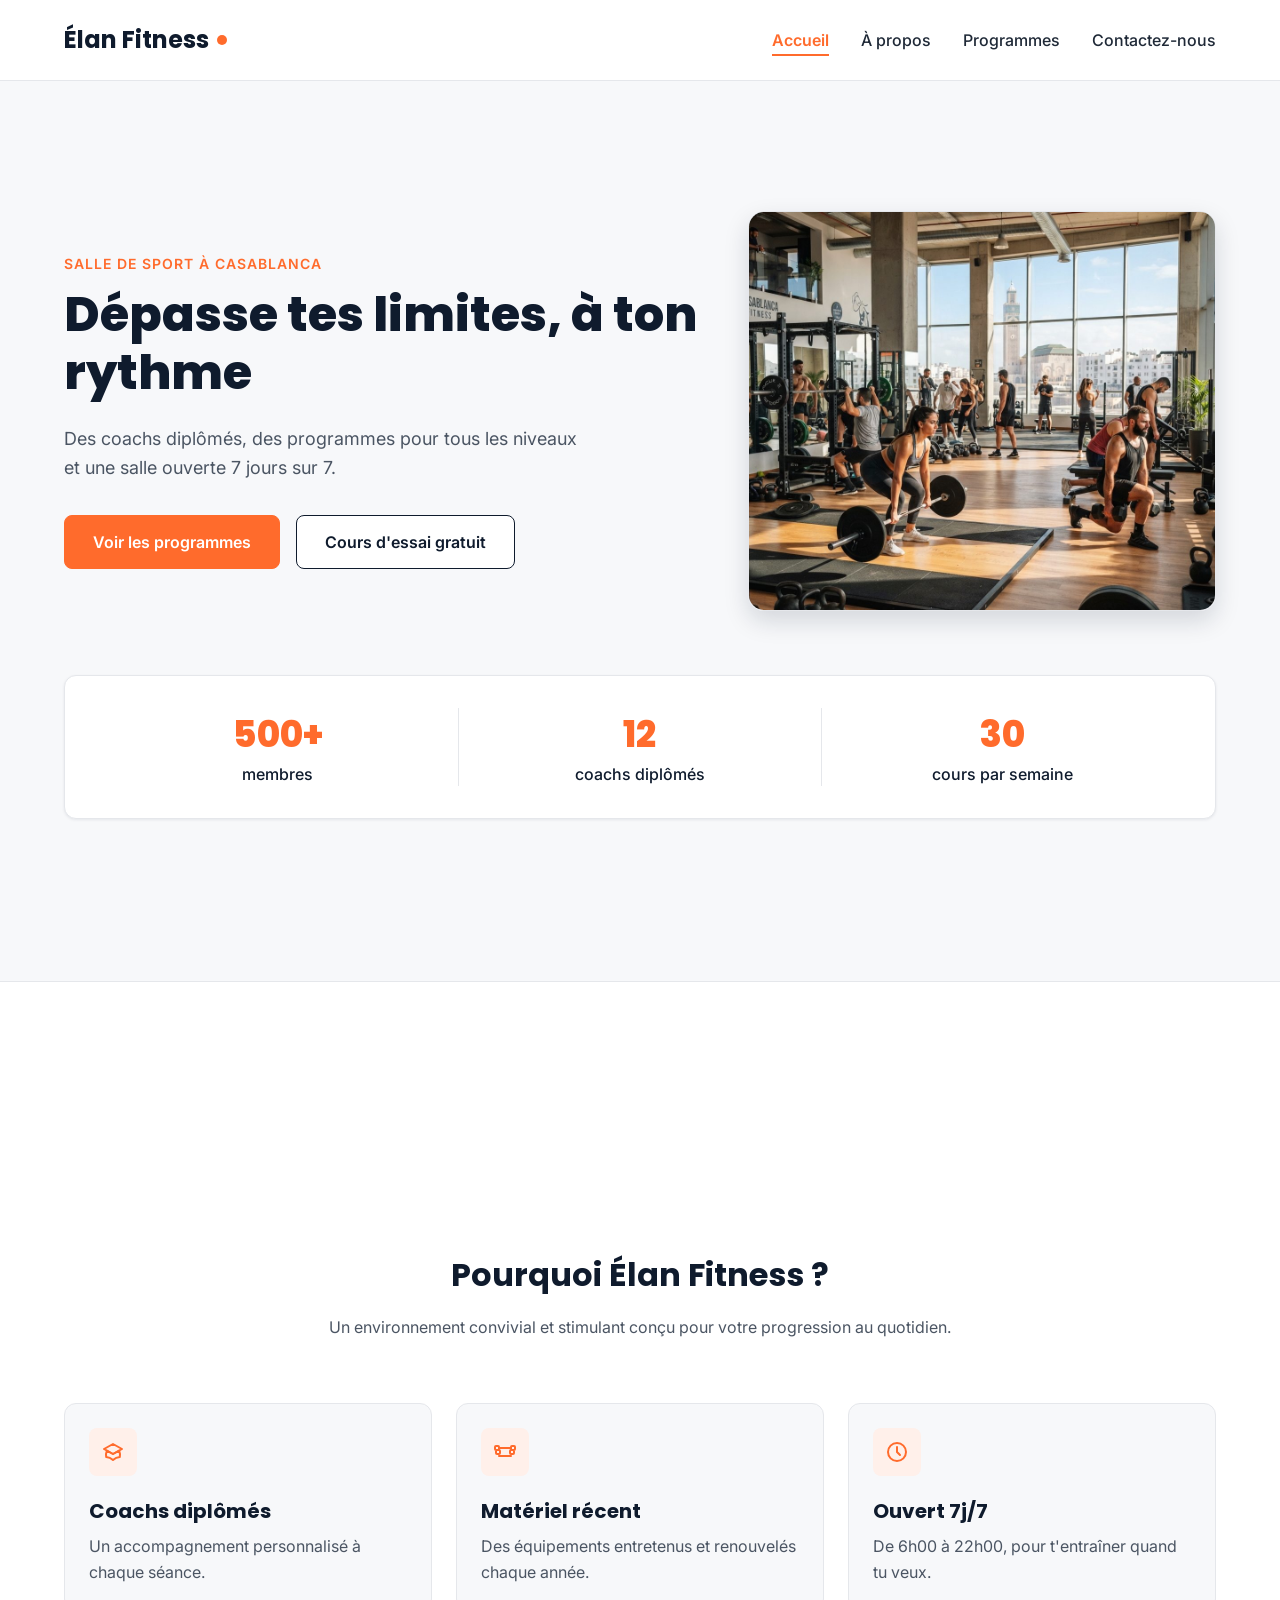
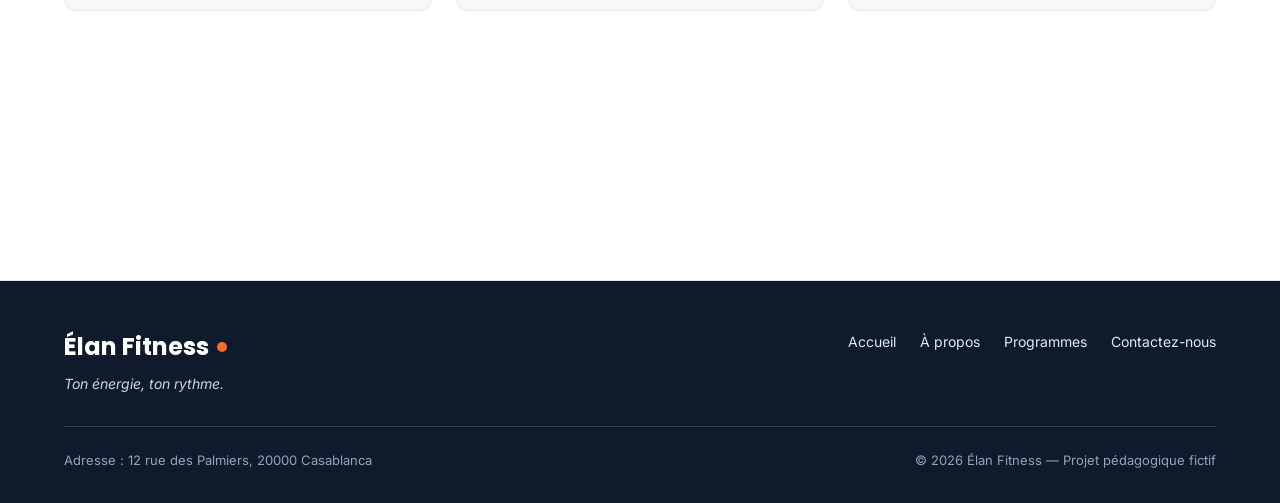
<file: index.html>
<!DOCTYPE html>
<html lang="fr">
<head>
  <meta charset="UTF-8">
  <meta name="viewport" content="width=device-width, initial-scale=1">
  <meta name="description" content="Élan Fitness, salle de sport à Casablanca : musculation, yoga, cardio et boxe fitness avec des coachs diplômés. Réservez votre cours d'essai gratuit.">
  <title>Élan Fitness | Salle de sport à Casablanca</title>

  <link rel="preconnect" href="https://fonts.googleapis.com">
  <link rel="preconnect" href="https://fonts.gstatic.com" crossorigin>
  <link href="https://fonts.googleapis.com/css2?family=Inter:wght@400;500;600&family=Poppins:wght@600;700;800&display=swap" rel="stylesheet">

  <link rel="stylesheet" href="style.css">
</head>

<body>

  <header class="en-tete">
    <div class="conteneur en-tete-contenu">
      <a href="#accueil" class="logo">Élan Fitness</a>

      <nav aria-label="Navigation principale">
        <ul class="menu">
          <li><a href="index.html" class="lien-actif">Accueil</a></li>
          <li><a href="about.html">À propos</a></li>
          <li><a href="programmes.html">Programmes</a></li>
          <li><a href="contact.html">Contactez-nous</a></li>
        </ul>
      </nav>
    </div>
  </header>

  <main>

    <section id="accueil" class="hero">
      <div class="conteneur">

        <div class="hero-contenu">
          <div class="hero-texte">
            <p class="sur-titre">Salle de sport à Casablanca</p>
            <h1>Dépasse tes limites, à ton rythme</h1>
            <p class="hero-description">
              Des coachs diplômés, des programmes pour tous les niveaux et une salle ouverte 7 jours sur 7.
            </p>
            <div class="boutons">
              <a href="#programmes" class="bouton bouton-principal">Voir les programmes</a>
              <a href="#contact" class="bouton bouton-secondaire">Cours d'essai gratuit</a>
            </div>
          </div>

          <img class="hero-image" src="img/hero.jpg" alt="Des personnes s'entraînent dans une salle de sport lumineuse à Casablanca">
        </div>

        <div class="chiffres">
          <div class="chiffre">
            <p class="chiffre-nombre">500+</p>
            <p>membres</p>
          </div>
          <div class="chiffre">
            <p class="chiffre-nombre">12</p>
            <p>coachs diplômés</p>
          </div>
          <div class="chiffre">
            <p class="chiffre-nombre">30</p>
            <p>cours par semaine</p>
          </div>
        </div>

      </div>
    </section>

    <section class="section section-blanche">
      <div class="conteneur">

        <div class="section-titre">
          <h2>Pourquoi Élan Fitness ?</h2>
          <p>Un environnement convivial et stimulant conçu pour votre progression au quotidien.</p>
        </div>

        <div class="cartes">
          <article class="carte carte-avantage">
            <div class="icone"><img src="img/icone-coach.svg" alt=""></div>
            <h3>Coachs diplômés</h3>
            <p>Un accompagnement personnalisé à chaque séance.</p>
          </article>

          <article class="carte carte-avantage">
            <div class="icone"><img src="img/icone-materiel.svg" alt=""></div>
            <h3>Matériel récent</h3>
            <p>Des équipements entretenus et renouvelés chaque année.</p>
          </article>

          <article class="carte carte-avantage">
            <div class="icone"><img src="img/icone-horloge.svg" alt=""></div>
            <h3>Ouvert 7j/7</h3>
            <p>De 6h00 à 22h00, pour t'entraîner quand tu veux.</p>
          </article>
        </div>

      </div>
    </section>
  </main>

  <footer class="pied-de-page">
    <div class="conteneur">

      <div class="pied-haut">
        <div>
          <p class="logo logo-clair">Élan Fitness</p>
          <p class="slogan">Ton énergie, ton rythme.</p>
        </div>

        <nav aria-label="Navigation du pied de page">
          <ul class="menu menu-pied">
            <li><a href="index.html">Accueil</a></li>
            <li><a href="about.html">À propos</a></li>
            <li><a href="programmes.html">Programmes</a></li>
            <li><a href="contact.html">Contactez-nous</a></li>
          </ul>
        </nav>
      </div>

      <div class="pied-bas">
        <p>Adresse : 12 rue des Palmiers, 20000 Casablanca</p>
        <p>&copy; 2026 Élan Fitness — Projet pédagogique fictif</p>
      </div>

    </div>
  </footer>

</body>
</html>
</file>
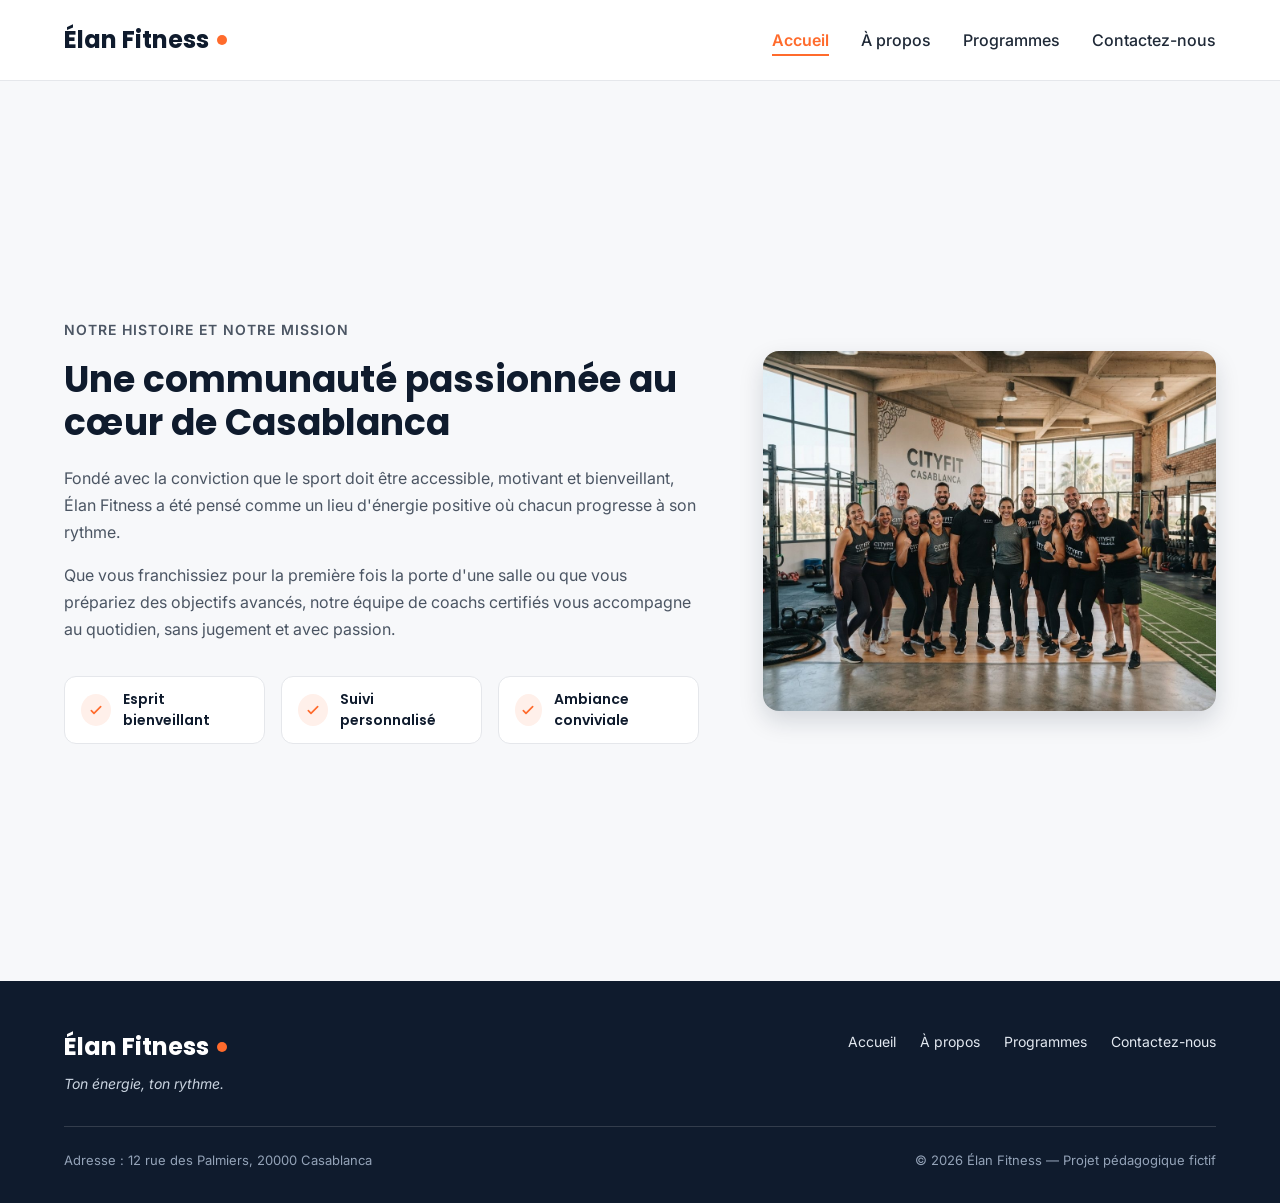
<file: about.html>
<!DOCTYPE html>
<html lang="fr">

<head>
    <meta charset="UTF-8">
    <meta name="viewport" content="width=device-width, initial-scale=1">
    <meta name="description"
        content="Élan Fitness, salle de sport à Casablanca : musculation, yoga, cardio et boxe fitness avec des coachs diplômés. Réservez votre cours d'essai gratuit.">
    <title>Élan Fitness | Salle de sport à Casablanca</title>

    <link rel="preconnect" href="https://fonts.googleapis.com">
    <link rel="preconnect" href="https://fonts.gstatic.com" crossorigin>
    <link
        href="https://fonts.googleapis.com/css2?family=Inter:wght@400;500;600&family=Poppins:wght@600;700;800&display=swap"
        rel="stylesheet">

    <link rel="stylesheet" href="style.css">
</head>

<body>

    <header class="en-tete">
        <div class="conteneur en-tete-contenu">
            <a href="index.html" class="logo">Élan Fitness</a>

            <nav aria-label="Navigation principale">
                <ul class="menu">
                    <li><a href="index.html" class="lien-actif">Accueil</a></li>
                    <li><a href="about.html">À propos</a></li>
                    <li><a href="programmes.html">Programmes</a></li>
                    <li><a href="contact.html">Contactez-nous</a></li>
                </ul>
            </nav>
        </div>
    </header>

    <main>

    <section id="a-propos" class="section">
        <div class="conteneur apropos-contenu">
    
            <div class="apropos-texte">
                <p class="sur-titre">Notre histoire et notre mission</p>
                <h2>Une communauté passionnée au cœur de Casablanca</h2>
                <p>
                    Fondé avec la conviction que le sport doit être accessible, motivant et bienveillant,
                    Élan Fitness a été pensé comme un lieu d'énergie positive où chacun progresse à son rythme.
                </p>
                <p>
                    Que vous franchissiez pour la première fois la porte d'une salle ou que vous prépariez des
                    objectifs avancés, notre équipe de coachs certifiés vous accompagne au quotidien, sans
                    jugement et avec passion.
                </p>
    
                <ul class="valeurs">
                    <li class="valeur">
                        <div class="icone icone-petite"><img src="img/icone-check.svg" alt=""></div>
                        <span>Esprit bienveillant</span>
                    </li>
                    <li class="valeur">
                        <div class="icone icone-petite"><img src="img/icone-check.svg" alt=""></div>
                        <span>Suivi personnalisé</span>
                    </li>
                    <li class="valeur">
                        <div class="icone icone-petite"><img src="img/icone-check.svg" alt=""></div>
                        <span>Ambiance conviviale</span>
                    </li>
                </ul>
            </div>
    
            <img class="apropos-image" src="img/equipe.jpg" alt="L'équipe de coachs d'Élan Fitness réunie dans la salle">
    
        </div>
    </section>


    </main>

    <footer class="pied-de-page">
        <div class="conteneur">
            <div class="pied-haut">
                <div>
                    <p class="logo logo-clair">Élan Fitness</p>
                    <p class="slogan">Ton énergie, ton rythme.</p>
                </div>

                <nav aria-label="Navigation du pied de page">
                    <ul class="menu menu-pied">
                        <li><a href="index.html">Accueil</a></li>
                        <li><a href="about.html">À propos</a></li>
                        <li><a href="programmes.html">Programmes</a></li>
                        <li><a href="contact.html">Contactez-nous</a></li>
                    </ul>
                </nav>
            </div>

            <div class="pied-bas">
                <p>Adresse : 12 rue des Palmiers, 20000 Casablanca</p>
                <p>&copy; 2026 Élan Fitness — Projet pédagogique fictif</p>
            </div>
        </div>
    </footer>

</body>

</html>
</file>
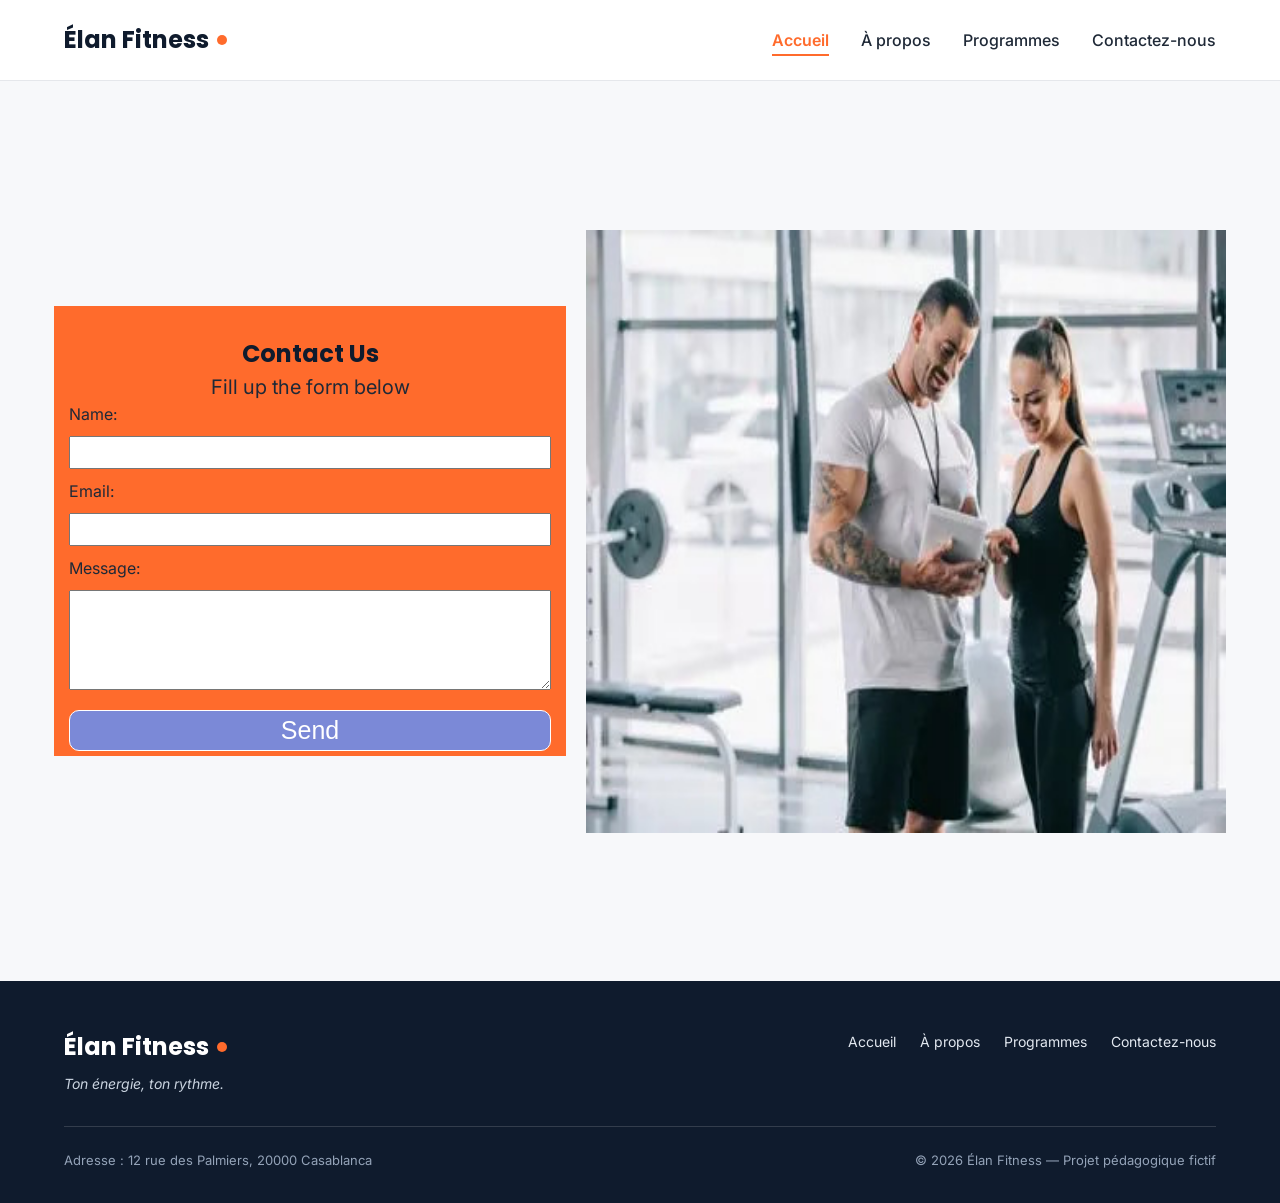
<file: contact.html>
<!DOCTYPE html>
<html lang="fr">

<head>
    <meta charset="UTF-8">
    <meta name="viewport" content="width=device-width, initial-scale=1">
    <meta name="description"
        content="Élan Fitness, salle de sport à Casablanca : musculation, yoga, cardio et boxe fitness avec des coachs diplômés. Réservez votre cours d'essai gratuit.">
    <title>Élan Fitness | Salle de sport à Casablanca</title>

    <link rel="preconnect" href="https://fonts.googleapis.com">
    <link rel="preconnect" href="https://fonts.gstatic.com" crossorigin>
    <link
        href="https://fonts.googleapis.com/css2?family=Inter:wght@400;500;600&family=Poppins:wght@600;700;800&display=swap"
        rel="stylesheet">

    <link rel="stylesheet" href="style.css">
</head>
<body>
    <header class="en-tete">
        <div class="conteneur en-tete-contenu">
            <a href="#accueil" class="logo">Élan Fitness</a>
    
            <nav aria-label="Navigation principale">
                <ul class="menu">
                    <li><a href="index.html" class="lien-actif">Accueil</a></li>
                    <li><a href="about.html">À propos</a></li>
                    <li><a href="programmes.html">Programmes</a></li>
                    <li><a href="contact.html">Contactez-nous</a></li>
                </ul>
            </nav>
        </div>
    </header>

<main>
    <section>
        <div class="form">
            <h1>Contact Us</h1>
            <p>Fill up the form below</p>
            <form>
                <label>Name:</label>
                <input type="text" required> 

                <label >Email:</label>
                <input type="email" required>
            
                <label >Message:</label>
                <textarea ></textarea> 
            
                <button type="submit">Send</button>
            </form>
        </div>
        <img src="img/personal-trainer-2.jpg" alt="the image">
    </section> 
</main>

    <footer class="pied-de-page">
        <div class="conteneur">
    
            <div class="pied-haut">
                <div>
                    <p class="logo logo-clair">Élan Fitness</p>
                    <p class="slogan">Ton énergie, ton rythme.</p>
                </div>
    
                <nav aria-label="Navigation du pied de page">
                    <ul class="menu menu-pied">
                        <li><a href="index.html">Accueil</a></li>
                        <li><a href="about.html">À propos</a></li>
                        <li><a href="programmes.html">Programmes</a></li>
                        <li><a href="contact.html">Contactez-nous</a></li>
                    </ul>
                </nav>
            </div>
    
            <div class="pied-bas">
                <p>Adresse : 12 rue des Palmiers, 20000 Casablanca</p>
                <p>&copy; 2026 Élan Fitness — Projet pédagogique fictif</p>
            </div>
    
        </div>
    </footer>
</body>
</file>
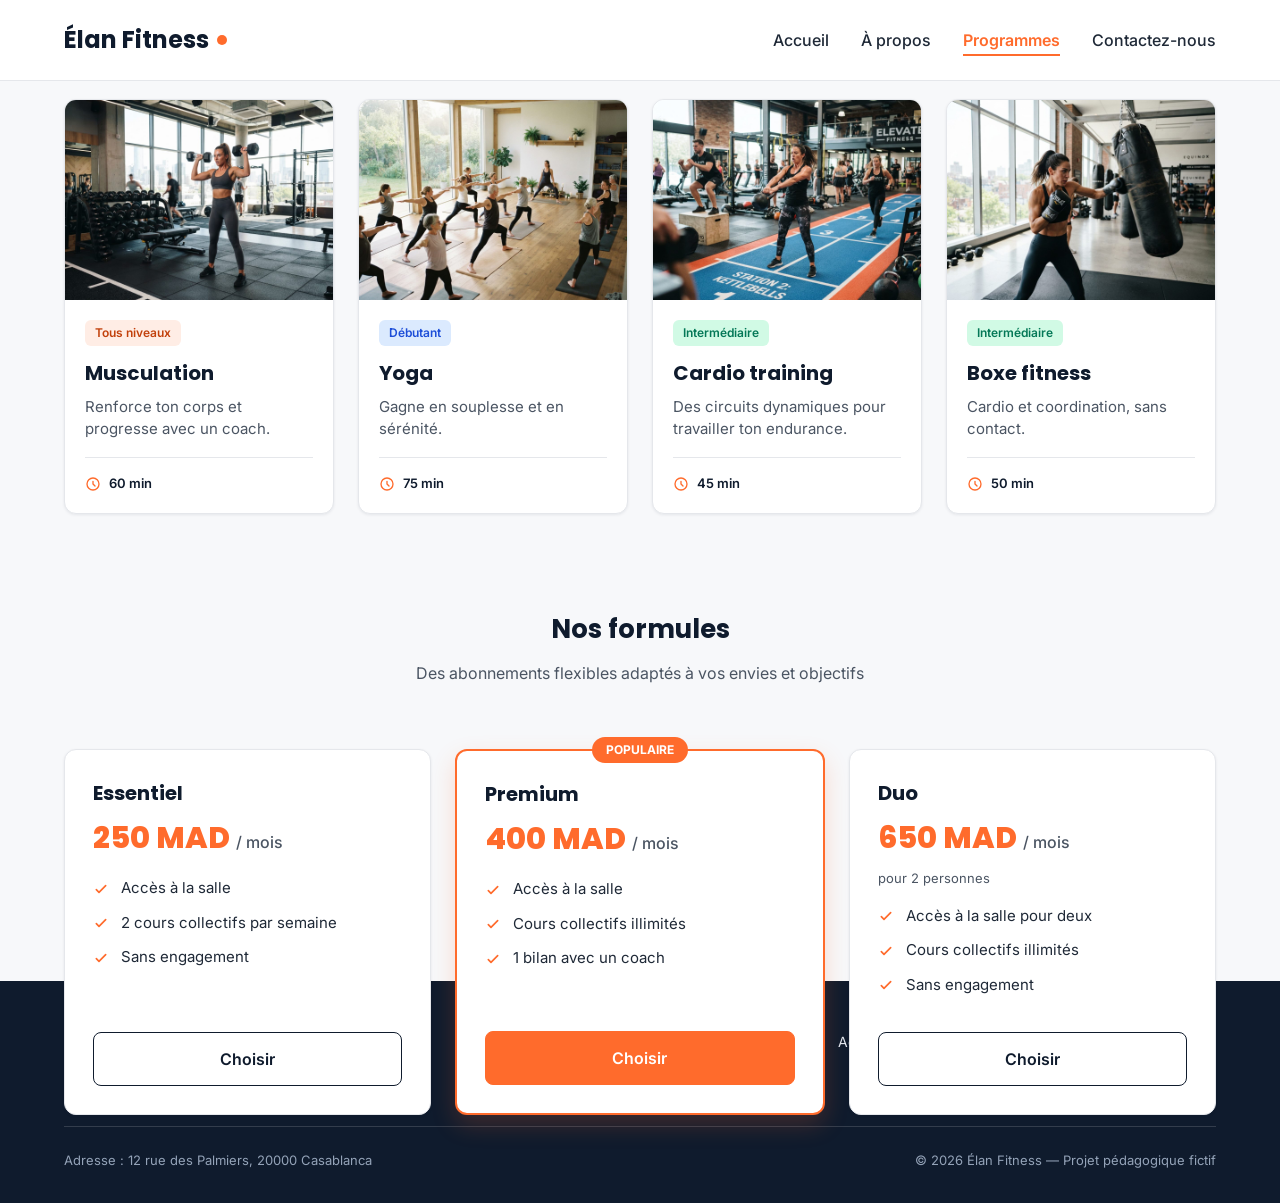
<file: programmes.html>
<!DOCTYPE html>
<html lang="fr">

<head>
    <meta charset="UTF-8">
    <meta name="viewport" content="width=device-width, initial-scale=1">
    <meta name="description"
        content="Élan Fitness, salle de sport à Casablanca : musculation, yoga, cardio et boxe fitness avec des coachs diplômés. Réservez votre cours d'essai gratuit.">
    <title>Élan Fitness | Salle de sport à Casablanca</title>

    <link rel="preconnect" href="https://fonts.googleapis.com">
    <link rel="preconnect" href="https://fonts.gstatic.com" crossorigin>
    <link
        href="https://fonts.googleapis.com/css2?family=Inter:wght@400;500;600&family=Poppins:wght@600;700;800&display=swap"
        rel="stylesheet">

    <link rel="stylesheet" href="style.css">
</head>

<body>

    <header class="en-tete">
        <div class="conteneur en-tete-contenu">
            <a href="index.html" class="logo">Élan Fitness</a>

            <nav aria-label="Navigation principale">
                <ul class="menu">
                    <li><a href="index.html">Accueil</a></li>
                    <li><a href="about.html">À propos</a></li>
                    <li><a href="programmes.html" class="lien-actif">Programmes</a></li>
                    <li><a href="contact.html">Contactez-nous</a></li>
                </ul>
            </nav>
        </div>
    </header>

    <main>

    <section id="programmes" class="section">
        <div class="conteneur">
    
            <div class="section-titre">
                <h2>Nos programmes</h2>
                <p>Un programme pour chaque objectif</p>
            </div>
    
            <div class="cartes">
    
                <article class="carte carte-programme">
                    <img src="img/musculation.jpg" alt="Une sportive soulève des haltères dans l'espace musculation">
                    <div class="programme-corps">
                        <span class="etiquette etiquette-orange">Tous niveaux</span>
                        <h3>Musculation</h3>
                        <p>Renforce ton corps et progresse avec un coach.</p>
                        <p class="duree"><img src="img/icone-duree.svg" alt="">60 min</p>
                    </div>
                </article>
    
                <article class="carte carte-programme">
                    <img src="img/yoga.jpg" alt="Un groupe pratique le yoga sur des tapis dans une salle lumineuse">
                    <div class="programme-corps">
                        <span class="etiquette etiquette-bleue">Débutant</span>
                        <h3>Yoga</h3>
                        <p>Gagne en souplesse et en sérénité.</p>
                        <p class="duree"><img src="img/icone-duree.svg" alt="">75 min</p>
                    </div>
                </article>
    
                <article class="carte carte-programme">
                    <img src="img/cardio.jpg" alt="Des sportifs suivent un circuit de cardio training avec des kettlebells">
                    <div class="programme-corps">
                        <span class="etiquette etiquette-verte">Intermédiaire</span>
                        <h3>Cardio training</h3>
                        <p>Des circuits dynamiques pour travailler ton endurance.</p>
                        <p class="duree"><img src="img/icone-duree.svg" alt="">45 min</p>
                    </div>
                </article>
    
                <article class="carte carte-programme">
                    <img src="img/boxe.jpg" alt="Une sportive frappe un sac de frappe pendant un cours de boxe fitness">
                    <div class="programme-corps">
                        <span class="etiquette etiquette-verte">Intermédiaire</span>
                        <h3>Boxe fitness</h3>
                        <p>Cardio et coordination, sans contact.</p>
                        <p class="duree"><img src="img/icone-duree.svg" alt="">50 min</p>
                    </div>
                </article>
    
            </div>
    
            <div class="formules">
    
                <div class="section-titre">
                    <h3>Nos formules</h3>
                    <p>Des abonnements flexibles adaptés à vos envies et objectifs</p>
                </div>
    
                <div class="cartes">
    
                    <article class="carte formule">
                        <h4>Essentiel</h4>
                        <p class="prix">250 MAD <span>/ mois</span></p>
                        <ul class="formule-liste">
                            <li>Accès à la salle</li>
                            <li>2 cours collectifs par semaine</li>
                            <li>Sans engagement</li>
                        </ul>
                        <a href="#contact" class="bouton bouton-secondaire">Choisir</a>
                    </article>
    
                    <article class="carte formule formule-populaire">
                        <p class="badge-populaire">Populaire</p>
                        <h4>Premium</h4>
                        <p class="prix">400 MAD <span>/ mois</span></p>
                        <ul class="formule-liste">
                            <li>Accès à la salle</li>
                            <li>Cours collectifs illimités</li>
                            <li>1 bilan avec un coach</li>
                        </ul>
                        <a href="#contact" class="bouton bouton-principal">Choisir</a>
                    </article>
    
                    <article class="carte formule">
                        <h4>Duo</h4>
                        <p class="prix">650 MAD <span>/ mois</span></p>
                        <p class="prix-note">pour 2 personnes</p>
                        <ul class="formule-liste">
                            <li>Accès à la salle pour deux</li>
                            <li>Cours collectifs illimités</li>
                            <li>Sans engagement</li>
                        </ul>
                        <a href="#contact" class="bouton bouton-secondaire">Choisir</a>
                    </article>
    
                </div>
            </div>
    
        </div>
    </section>
    </main>

    <footer class="pied-de-page">
        <div class="conteneur">
            <div class="pied-haut">
                <div>
                    <p class="logo logo-clair">Élan Fitness</p>
                    <p class="slogan">Ton énergie, ton rythme.</p>
                </div>

                <nav aria-label="Navigation du pied de page">
                    <ul class="menu menu-pied">
                        <li><a href="index.html">Accueil</a></li>
                        <li><a href="about.html">À propos</a></li>
                        <li><a href="programmes.html">Programmes</a></li>
                        <li><a href="contact.html">CContactez-nous</a></li>
                    </ul>
                </nav>
            </div>

            <div class="pied-bas">
                <p>Adresse : 12 rue des Palmiers, 20000 Casablanca</p>
                <p>&copy; 2026 Élan Fitness — Projet pédagogique fictif</p>
            </div>
        </div>
    </footer>

</body>

</html>
</file>
<file: style.css>
* {
  box-sizing: border-box;
  margin: 0;
  padding: 0;
}

html {
  scroll-behavior: smooth;
}

body {
  font-family: 'Inter', Arial, sans-serif;
  font-size: 16px;
  line-height: 1.5;
  color: #1F2937;
  background-color: #F7F8FA;
}

h1, h2, h3, h4 {
  font-family: 'Poppins', Arial, sans-serif;
  color: #0F1B2D;
}

a {
  color: inherit;
  text-decoration: none;
}

ul {
  list-style: none;
}

img {
  display: block;
  max-width: 100%;
}

a:focus-visible,
button:focus-visible {
  outline: 3px solid #FF6B2C;
  outline-offset: 2px;
}

.conteneur {
  width: 100%;
  max-width: 1200px;
  margin: 0 auto;
  padding: 0 24px;
}

.section {
  padding: 96px 0;
}

.section-blanche {
  background-color: #FFFFFF;
  border-top: 1px solid #E5E7EB;
  border-bottom: 1px solid #E5E7EB;
}

.section-titre {
  max-width: 640px;
  margin: 0 auto 64px;
  text-align: center;
}

.section-titre h2 {
  font-size: 32px;
  margin-bottom: 16px;
}

.section-titre h3 {
  font-size: 26px;
  margin-bottom: 12px;
}

.section-titre p {
  color: #4B5563;
}

.sur-titre {
  font-size: 14px;
  font-weight: 600;
  color: #FF6B2C;
  text-transform: uppercase;
  letter-spacing: 1px;
  margin-bottom: 12px;
}

.bouton {
  display: inline-block;
  padding: 14px 28px;
  border-radius: 8px;
  font-size: 16px;
  font-weight: 600;
  text-align: center;
  cursor: pointer;
}

.bouton-principal {
  background-color: #FF6B2C;
  border: 1px solid #FF6B2C;
  color: #FFFFFF;
}

.bouton-principal:hover {
  background-color: #F05817;
}

.bouton-secondaire {
  background-color: #FFFFFF;
  border: 1px solid #0F1B2D;
  color: #0F1B2D;
}

.bouton-secondaire:hover {
  background-color: #F3F4F6;
}

.cartes {
  display: flex;
  gap: 24px;
}

.carte {
  flex: 1;
  background-color: #FFFFFF;
  border: 1px solid #E5E7EB;
  border-radius: 12px;
  box-shadow: 0 1px 3px rgba(15, 27, 45, 0.08);
}

.icone {
  width: 48px;
  height: 48px;
  background-color: #FFF0EA;
  border-radius: 8px;
  display: flex;
  align-items: center;
  justify-content: center;
}

.icone img {
  width: 24px;
  height: 24px;
}

.icone-petite {
  width: 32px;
  height: 32px;
  border-radius: 50%;
}

.icone-petite img {
  width: 16px;
  height: 16px;
}

.en-tete {
  position: sticky;
  top: 0;
  z-index: 10;
  background-color: #FFFFFF;
  border-bottom: 1px solid #E5E7EB;
}

.en-tete-contenu {
  height: 80px;
  display: flex;
  align-items: center;
  justify-content: space-between;
}

.logo {
  display: flex;
  align-items: center;
  font-family: 'Poppins', Arial, sans-serif;
  font-size: 24px;
  font-weight: 700;
  color: #0F1B2D;
}

.logo::after {
  content: "";
  width: 10px;
  height: 10px;
  margin-left: 8px;
  background-color: #FF6B2C;
  border-radius: 50%;
}

.menu {
  display: flex;
  gap: 32px;
}

.menu a {
  font-weight: 500;
  padding-bottom: 4px;
  border-bottom: 2px solid transparent;
}

.menu a:hover {
  color: #FF6B2C;
}

.menu .lien-actif {
  color: #FF6B2C;
  font-weight: 600;
  border-bottom-color: #FF6B2C;
}

.hero {
  padding: 64px 0 96px;
}

.hero-contenu {
  display: flex;
  align-items: center;
  gap: 32px;
}

.hero-texte {
  flex: 7;
}

.hero-texte h1 {
  font-size: 48px;
  font-weight: 800;
  line-height: 1.2;
  margin-bottom: 24px;
}

.hero-description {
  max-width: 520px;
  font-size: 18px;
  line-height: 1.6;
  color: #4B5563;
  margin-bottom: 32px;
}

.boutons {
  display: flex;
  flex-wrap: wrap;
  gap: 16px;
}

.hero-image {
  flex: 5;
  min-width: 0;
  height: 400px;
  object-fit: cover;
  border-radius: 16px;
  border: 1px solid #E5E7EB;
  box-shadow: 0 10px 25px rgba(15, 27, 45, 0.15);
}

.chiffres {
  display: flex;
  margin-top: 64px;
  padding: 32px;
  background-color: #FFFFFF;
  border: 1px solid #E5E7EB;
  border-radius: 12px;
  box-shadow: 0 1px 3px rgba(15, 27, 45, 0.08);
}

.chiffre {
  flex: 1;
  text-align: center;
  font-weight: 500;
  color: #0F1B2D;
}

.chiffre + .chiffre {
  border-left: 1px solid #E5E7EB;
}

.chiffre-nombre {
  font-family: 'Poppins', Arial, sans-serif;
  font-size: 36px;
  font-weight: 800;
  color: #FF6B2C;
}

.carte-avantage {
  padding: 24px;
  background-color: #F7F8FA;
  box-shadow: none;
}

.carte-avantage .icone {
  margin-bottom: 20px;
}

.carte-avantage h3 {
  font-size: 20px;
  margin-bottom: 8px;
}

.carte-avantage p {
  color: #4B5563;
  line-height: 1.6;
}

.apropos-contenu {
  display: flex;
  align-items: center;
  gap: 64px;
}

.apropos-texte {
  flex: 7;
}

.apropos-texte h2 {
  font-size: 36px;
  line-height: 1.2;
  margin-bottom: 20px;
}

.apropos-texte p {
  color: #4B5563;
  line-height: 1.7;
  margin-bottom: 16px;
}

.valeurs {
  display: flex;
  gap: 16px;
  margin-top: 32px;
}

.valeur {
  flex: 1;
  display: flex;
  align-items: center;
  gap: 12px;
  padding: 12px 16px;
  background-color: #FFFFFF;
  border: 1px solid #E5E7EB;
  border-radius: 12px;
  font-family: 'Poppins', Arial, sans-serif;
  font-size: 14px;
  font-weight: 600;
  color: #0F1B2D;
}

.apropos-image {
  flex: 5;
  min-width: 0;
  height: 360px;
  object-fit: cover;
  border-radius: 16px;
  box-shadow: 0 10px 25px rgba(15, 27, 45, 0.15);
}

.carte-programme {
  display: flex;
  flex-direction: column;
  overflow: hidden;
}

.carte-programme > img {
  width: 100%;
  height: 200px;
  object-fit: cover;
}

.programme-corps {
  flex: 1;
  display: flex;
  flex-direction: column;
  padding: 20px;
}

.programme-corps h3 {
  font-size: 20px;
  margin-bottom: 8px;
}

.programme-corps p {
  font-size: 15px;
  color: #4B5563;
}

.etiquette {
  align-self: flex-start;
  padding: 4px 10px;
  margin-bottom: 12px;
  border-radius: 6px;
  font-size: 12px;
  font-weight: 600;
}

.etiquette-orange {
  background-color: #FFEDE5;
  color: #C2410C;
}

.etiquette-bleue {
  background-color: #DBEAFE;
  color: #1D4ED8;
}

.etiquette-verte {
  background-color: #D1FAE5;
  color: #047857;
}

.programme-corps .duree {
  display: flex;
  align-items: center;
  gap: 8px;
  margin-top: auto;
  padding-top: 16px;
  border-top: 1px solid #E5E7EB;
  font-size: 13px;
  font-weight: 600;
  color: #0F1B2D;
}

.programme-corps h3 + p {
  margin-bottom: 16px;
}

.duree img {
  width: 16px;
  height: 16px;
}

.formules {
  margin-top: 96px;
}

.formule {
  position: relative;
  display: flex;
  flex-direction: column;
  padding: 28px;
}

.formule h4 {
  font-size: 20px;
}

.prix {
  margin: 8px 0 16px;
  font-family: 'Poppins', Arial, sans-serif;
  font-size: 30px;
  font-weight: 800;
  color: #FF6B2C;
}

.prix span {
  font-family: 'Inter', Arial, sans-serif;
  font-size: 16px;
  font-weight: 500;
  color: #4B5563;
}

.prix-note {
  margin: -8px 0 16px;
  font-size: 13px;
  color: #4B5563;
}

.formule-liste {
  flex: 1;
  margin-bottom: 24px;
}

.formule-liste li {
  padding-left: 28px;
  margin-bottom: 12px;
  font-size: 15px;
  background-image: url('img/icone-check.svg');
  background-repeat: no-repeat;
  background-position: left center;
  background-size: 16px;
}

.formule .bouton {
  display: block;
}

.formule-populaire {
  border: 2px solid #FF6B2C;
  box-shadow: 0 10px 25px rgba(255, 107, 44, 0.2);
}

.badge-populaire {
  position: absolute;
  top: -14px;
  left: 50%;
  transform: translateX(-50%);
  padding: 4px 14px;
  background-color: #FF6B2C;
  border-radius: 999px;
  font-size: 12px;
  font-weight: 700;
  text-transform: uppercase;
  color: #FFFFFF;
}

.pied-de-page {
  padding: 48px 0 32px;
  background-color: #0F1B2D;
  color: #FFFFFF;
}

.pied-haut {
  display: flex;
  justify-content: space-between;
  align-items: flex-start;
  padding-bottom: 32px;
  border-bottom: 1px solid rgba(255, 255, 255, 0.15);
}

.logo-clair {
  color: #FFFFFF;
}

.slogan {
  margin-top: 8px;
  font-size: 14px;
  font-style: italic;
  color: #CBD5E1;
}

.menu-pied {
  gap: 24px;
}

.menu-pied a {
  font-size: 14px;
  font-weight: 400;
  color: #E2E8F0;
}

.pied-bas {
  display: flex;
  justify-content: space-between;
  margin-top: 24px;
  font-size: 13px;
  color: #94A3B8;
}
 section {
   width: 100%;
   height: 100vh;
   display: flex;
   justify-content: center;
   gap: 20px;
   align-items: center;

 }

 img {
   height: 67%;
   width: 50%;
 }

 .form {
   width: 40%;
   background-color: #FF6B2C;
   height: auto;

 }

 .form>h1 {
   margin-top: 30px;
 }

 .form>h1,
 .form>p {
   text-align: center;
 }

 .form>p {
   font-size: 20px;
 }

 form {
   width: 100%;
   height: auto;
   margin-left: 3%;
   display: flex;
   flex-direction: column;
   gap: 10px;
 }

 input {
   width: 94%;
   font-size: 25px;
 }

 button {
   margin-top: 10px;
 }

 textarea {
   width: 94%;
   height: 100px;
 }

 button {
   color: white;
   padding: 5px;
   width: 94%;
   font-size: 25px;
   background-color: rgb(123, 137, 215);
   border: solid 1px white;
   border-radius: 10px;
   margin-bottom: 5px;
 }

 button:hover {
   background-color: blue;
   cursor: pointer;
 }

 @media (max-width: 500px) {
   section {
     width: 100%;
     height: auto;
     display: flex;
     flex-direction: column;
     /* justify-content: center; */
     gap: 20px;
     align-items: center;

   }
 }
</file>
